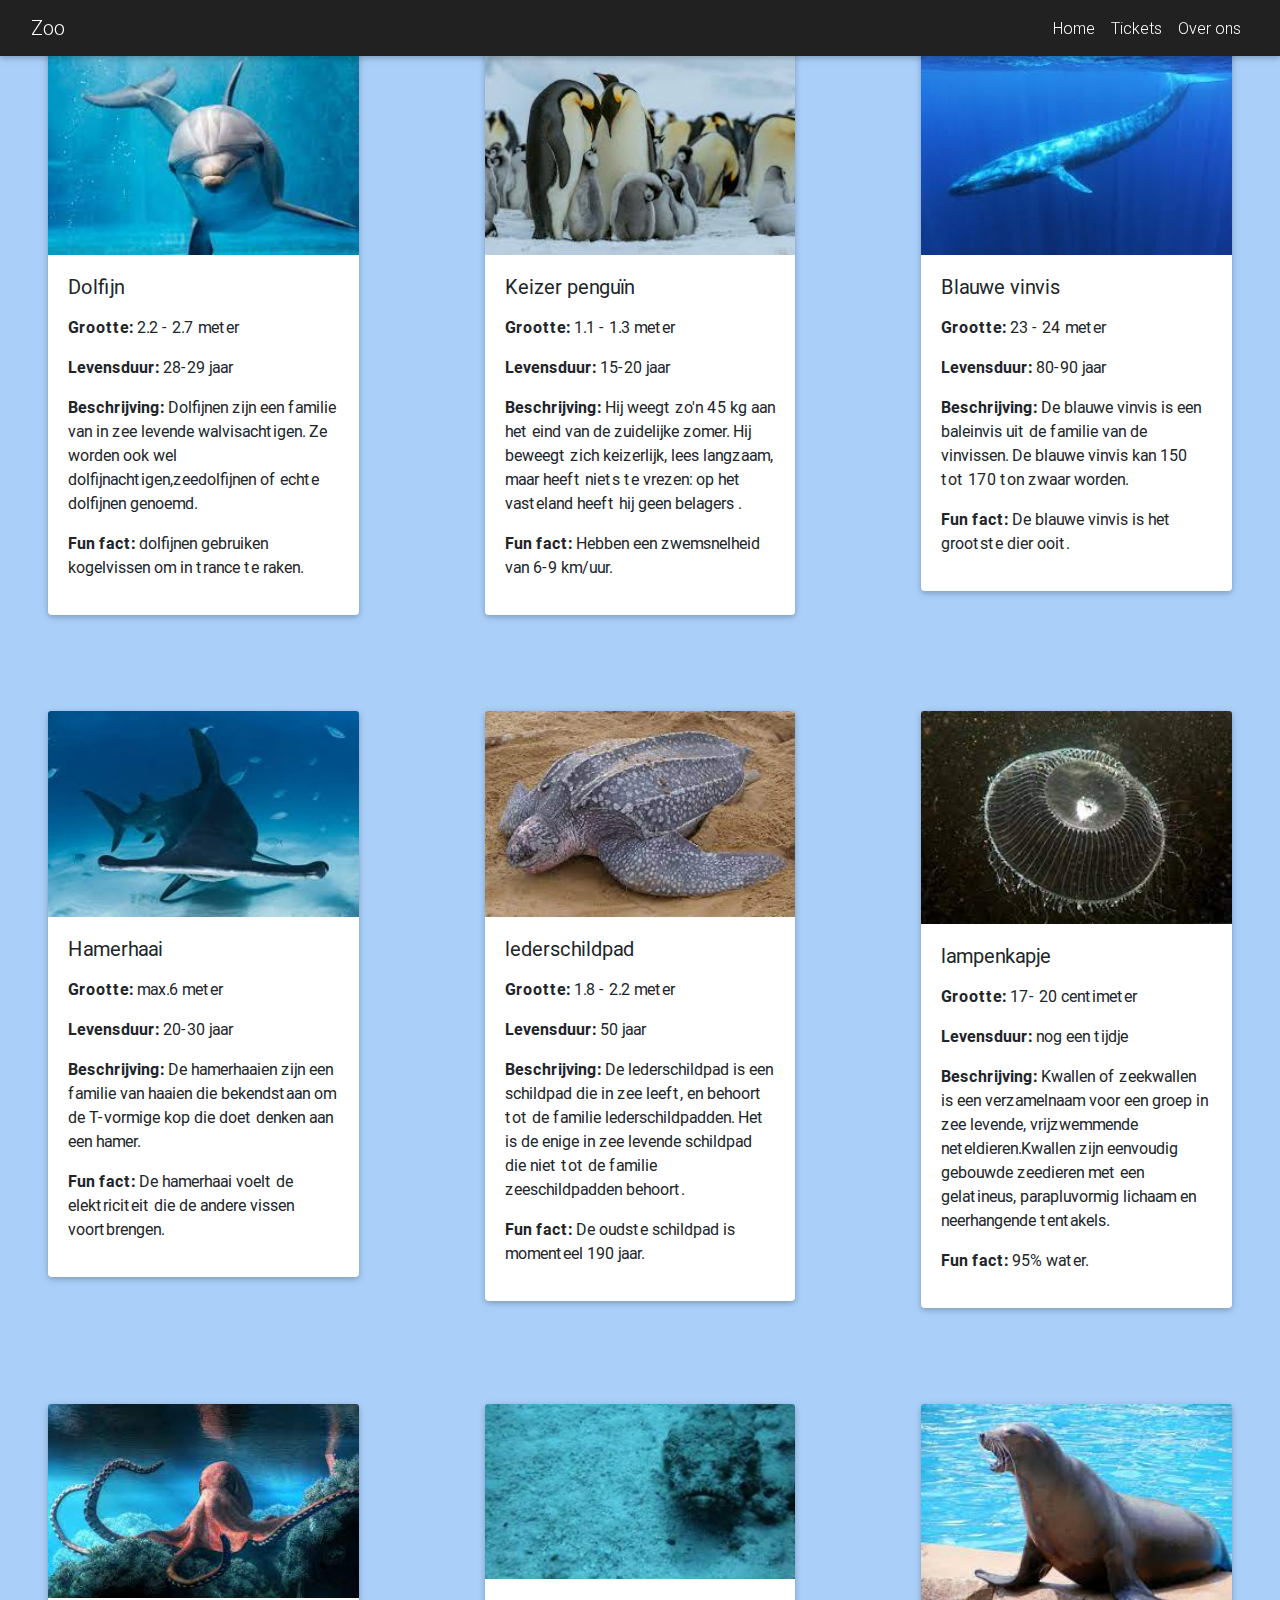
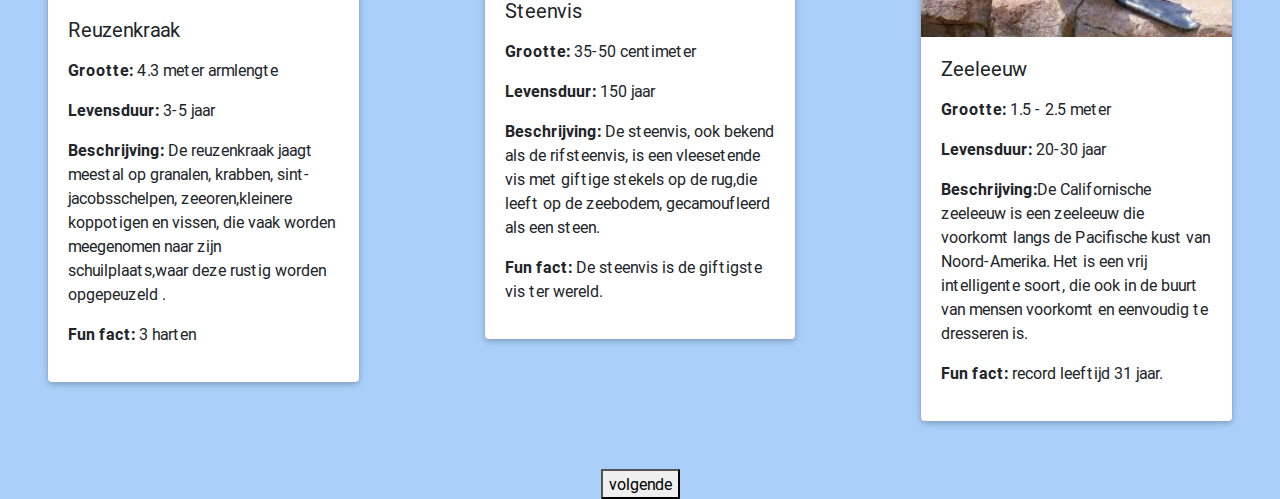
<file: maritiemedieren.html>
<!DOCTYPE html>
<html lang="en">

<head>
  <meta charset="utf-8">
  <meta name="viewport" content="width=device-width, initial-scale=1, shrink-to-fit=no">
  <meta http-equiv="x-ua-compatible" content="ie=edge">
  <title>Dieren - Maritiem</title>
  <!-- Font Awesome -->
  <link rel="stylesheet" href="https://use.fontawesome.com/releases/v5.8.1/css/all.css">
  <!-- Bootstrap core CSS -->
  <link href="css/bootstrap.min.css" rel="stylesheet">
  <!-- Material Design Bootstrap -->
  <link href="css/mdb.min.css" rel="stylesheet">
  <!-- Your custom styles (optional) -->
  <link href="css/style.css" rel="stylesheet">

</head>

<body class="marine">

  <!-- Start your project here-->
  <nav class="navbar navbar-expand-lg navbar-dark bg-dark fixed-top">
    <div class="container-fluid">
      <a class="navbar-brand" href="#">Zoo</a>
      <button class="navbar-toggler" type="button" data-bs-toggle="collapse" data-bs-target="#navbarNav" aria-controls="navbarNav" aria-expanded="false" aria-label="Toggle navigation">
        <span class="navbar-toggler-icon"></span>
      </button>
      <div class="collapse navbar-collapse" id="navbarNav">
        <ul class="navbar-nav ml-auto">
          <li class="nav-item">
            <a class="nav-link" href="index.html">Home</a>
          </li>
          <li class="nav-item">
            <a class="nav-link" href="pg3.html">Tickets</a>
          </li>
          <li class="nav-item">
            <a class="nav-link" href="overons.html">Over ons</a>
          </li>
        </ul>
      </div>
    </div>
  </nav>
 <div class="Container">
    <div class="card-group justify-content-center">
      <div class="row">
        <div class="col-md-4">
          <div class="card m-5">
            <img src="img/dolfijn.jpg" class="card-img-top" alt="Image 1">
            <div class="card-body">
              <h5 class="card-title">Dolfijn</h5>
              <p class="card-text">
                <p><b>Grootte:</b>    2.2 - 2.7 meter</p>
                <p><b>Levensduur:</b> 28-29 jaar</p>
                <p><b>Beschrijving:</b> Dolfijnen zijn een familie van in zee levende walvisachtigen. Ze worden ook wel dolfijnachtigen,zeedolfijnen of echte dolfijnen genoemd.</p>
              <p><b>Fun fact:</b>     dolfijnen gebruiken kogelvissen om in trance te raken.</p>
             </p>
            </div>
          </div>
        </div>
        <div class="col-md-4">
          <div class="card m-5">
            <img src="img/penguin.jpg" class="card-img-top" alt="Image 2">
            <div class="card-body">
              <h5 class="card-title">Keizer penguïn</h5>
              <p class="card-text">
                <p><b>Grootte:</b>    1.1 - 1.3 meter</p>
                <p><b>Levensduur:</b> 15-20  jaar</p>
                <p><b>Beschrijving:</b> Hij weegt zo'n 45 kg aan het eind van de zuidelijke zomer. Hij beweegt zich keizerlijk, lees langzaam, maar heeft niets te vrezen: op het vasteland heeft hij geen belagers .</p>
                <p><b>Fun fact:</b>     Hebben een zwemsnelheid van 6-9 km/uur.</p>
            </p>   
            </div>
          </div>
        </div>
        <div class="col-md-4">
          <div class="card m-5">
            <img src="img/blauwe vinvis.jpg" class="card-img-top" alt="Image 3">
            <div class="card-body">
              <h5 class="card-title">Blauwe vinvis</h5>
              <p class="card-text">
                <p><b>Grootte:</b>    23 - 24 meter</p>
                <p><b>Levensduur:</b> 80-90 jaar</p>
                <p><b>Beschrijving:</b> De blauwe vinvis is een baleinvis uit de familie van de vinvissen. De blauwe vinvis  kan 150 tot 170 ton zwaar worden.</p>
                <p><b>Fun fact:</b>     De blauwe vinvis is het grootste dier ooit.</p>
              </p>
            </div>
          </div>
        </div>
      </div>
      <div class="row row-cols-1 row-cols-md-3">
        
        <div class="col-md-4">
          <div class="card m-5">
            <img src="img/hamerhaai.jpg" class="card-img-top" alt="Image 4">
            <div class="card-body">
              <h5 class="card-title">Hamerhaai</h5>
              <p class="card-text">
                <p><b>Grootte:</b>    max.6 meter</p>
                <p><b>Levensduur:</b> 20-30 jaar</p>
                <p><b>Beschrijving:</b> De hamerhaaien zijn een familie van haaien die bekendstaan om de T-vormige kop die doet denken aan een hamer.</p>
                <p><b>Fun fact:</b>     De hamerhaai voelt de elektriciteit die de andere vissen voortbrengen.</p>
              </p>
            </div>
          </div>
        </div>
        <div class="col-md-4">
          <div class="card m-5">
            <img src="img/schildpad.jpg" class="card-img-top" alt="Image 5">
            <div class="card-body">
              <h5 class="card-title">lederschildpad</h5>
              <p class="card-text">
                <p><b>Grootte:</b>    1.8 - 2.2 meter</p>
                <p><b>Levensduur:</b> 50 jaar</p>
                <p><b>Beschrijving:</b> De lederschildpad is een schildpad die in zee leeft, en behoort tot de familie lederschildpadden. Het is de enige in zee levende schildpad die niet tot de familie zeeschildpadden behoort.</p>
                <p><b>Fun fact:</b>     De oudste schildpad is momenteel 190 jaar. </p>
              </p>
            </div>
          </div>
        </div>
        <div class="col-md-4">
          <div class="card m-5">
            <img src="img/lampenkapje.jpg" class="card-img-top" alt="Image 6">
            <div class="card-body">
              <h5 class="card-title">lampenkapje</h5>
              <p class="card-text">
                <p><b>Grootte:</b> 17- 20 centimeter</p>
                <p><b>Levensduur:</b> nog een tijdje</p>
                <p><b>Beschrijving:</b> Kwallen of zeekwallen is een verzamelnaam voor een groep in zee levende, vrijzwemmende neteldieren.Kwallen zijn eenvoudig gebouwde zeedieren met een gelatineus, parapluvormig lichaam en neerhangende tentakels.</p>
                <p><b>Fun fact:</b>     95% water.</p>
              </p>
            </div>
          </div>
        </div>
      </div>
      <div class="row row-cols-1 row-cols-md-3">
        
        <div class="col-md-4">
          <div class="card m-5">
            <img src="img/kraken.jpg" class="card-img-top" alt="Image 7">
            <div class="card-body">
              <h5 class="card-title">Reuzenkraak</h5>
              <p class="card-text">
                <p><b>Grootte:</b>    4.3 meter armlengte</p>
                <p><b>Levensduur:</b> 3-5 jaar</p>
                <p><b>Beschrijving:</b> De reuzenkraak jaagt meestal op granalen, krabben, sint-jacobsschelpen, zeeoren,kleinere koppotigen en vissen, die vaak worden meegenomen naar zijn schuilplaats,waar deze rustig worden opgepeuzeld .</p>
                <p><b>Fun fact:</b>     3 harten</p>
              </p>
            </div>
          </div>
        </div>
        <div class="col-md-4">
          <div class="card m-5">
            <img src="img/steenvis.jpg" class="card-img-top" alt="Image 8">
            <div class="card-body">
              <h5 class="card-title">Steenvis</h5>
              <p class="card-text">
                <p><b>Grootte:</b>    35-50 centimeter</p>
                <p><b>Levensduur:</b> 150 jaar</p>
                <p><b>Beschrijving:</b> De steenvis, ook bekend als de rifsteenvis, is een vleesetende vis met giftige stekels op de rug,die leeft op de zeebodem, gecamoufleerd als een steen.</p>
                <p><b>Fun fact:</b>     De steenvis is de giftigste vis ter wereld.</p>
              </p>
            </div>
          </div>
        </div>
        <div class="col-md-4">
          <div class="card m-5">
            <img src="img/zeeleeuw.jpg" class="card-img-top" alt="Image 9">
            <div class="card-body">
              <h5 class="card-title">Zeeleeuw</h5>
              <p class="card-text">
                <p><b>Grootte:</b>    1.5 - 2.5 meter</p>
                <p><b>Levensduur:</b> 20-30 jaar</p>
                <p><b>Beschrijving:</b>De Californische zeeleeuw is een zeeleeuw die voorkomt langs de Pacifische kust van Noord-Amerika. Het is een vrij intelligente soort, die ook in de buurt van mensen voorkomt en eenvoudig te dresseren is. </p>
                <p><b>Fun fact:</b>     record leeftijd 31 jaar.</p>
              </p>
            </div>
          </div>
        </div>
      </div>
      <button onclick="window.location.href='maritiemedieren02.html'"> volgende</button>
    </div>
    
 </div>

  <!-- /Start your project here-->

  <!-- SCRIPTS -->
  <!-- JQuery -->
  <script type="text/javascript" src="js/jquery-3.4.0.min.js"></script>
  <!-- Bootstrap tooltips -->
  <script type="text/javascript" src="js/popper.min.js"></script>
  <!-- Bootstrap core JavaScript -->
  <script type="text/javascript" src="js/bootstrap.min.js"></script>
  <!-- MDB core JavaScript -->
  <script type="text/javascript" src="js/mdb.min.js"></script>
</body>

</html>
</file>
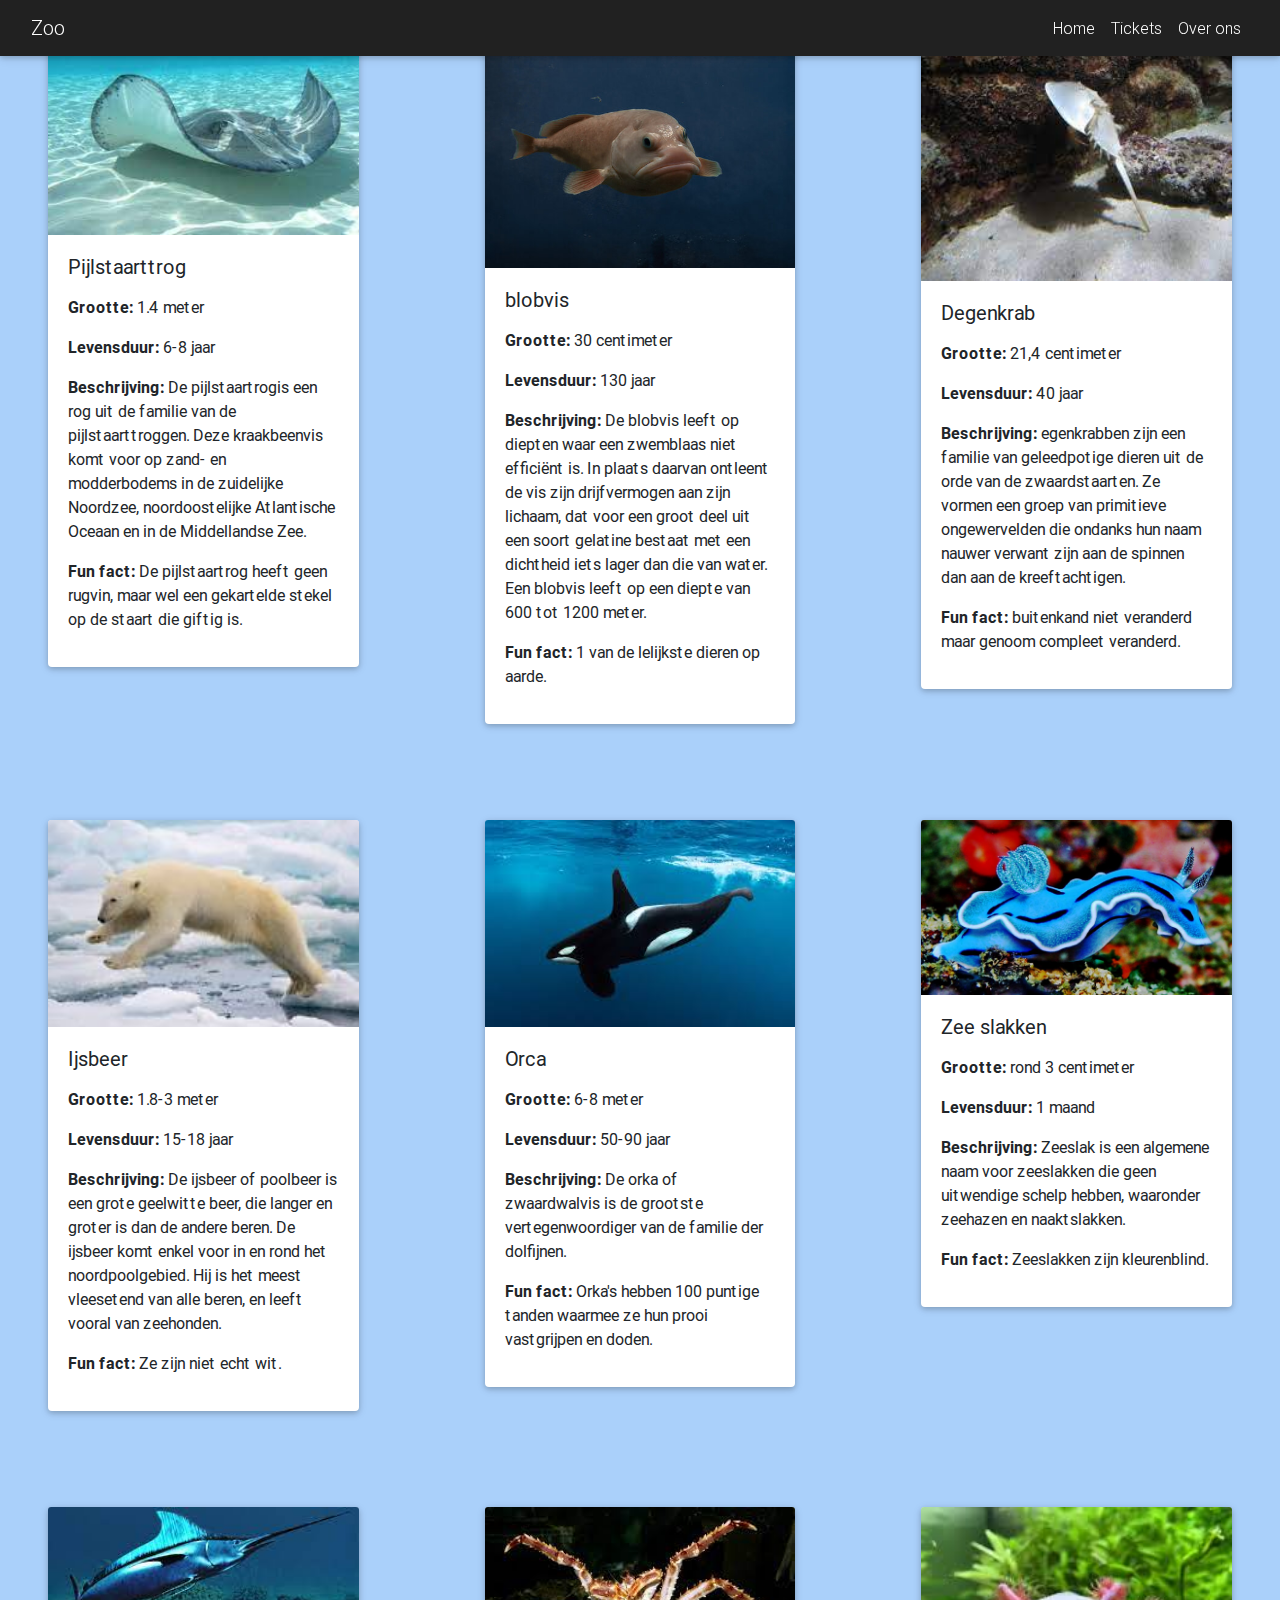
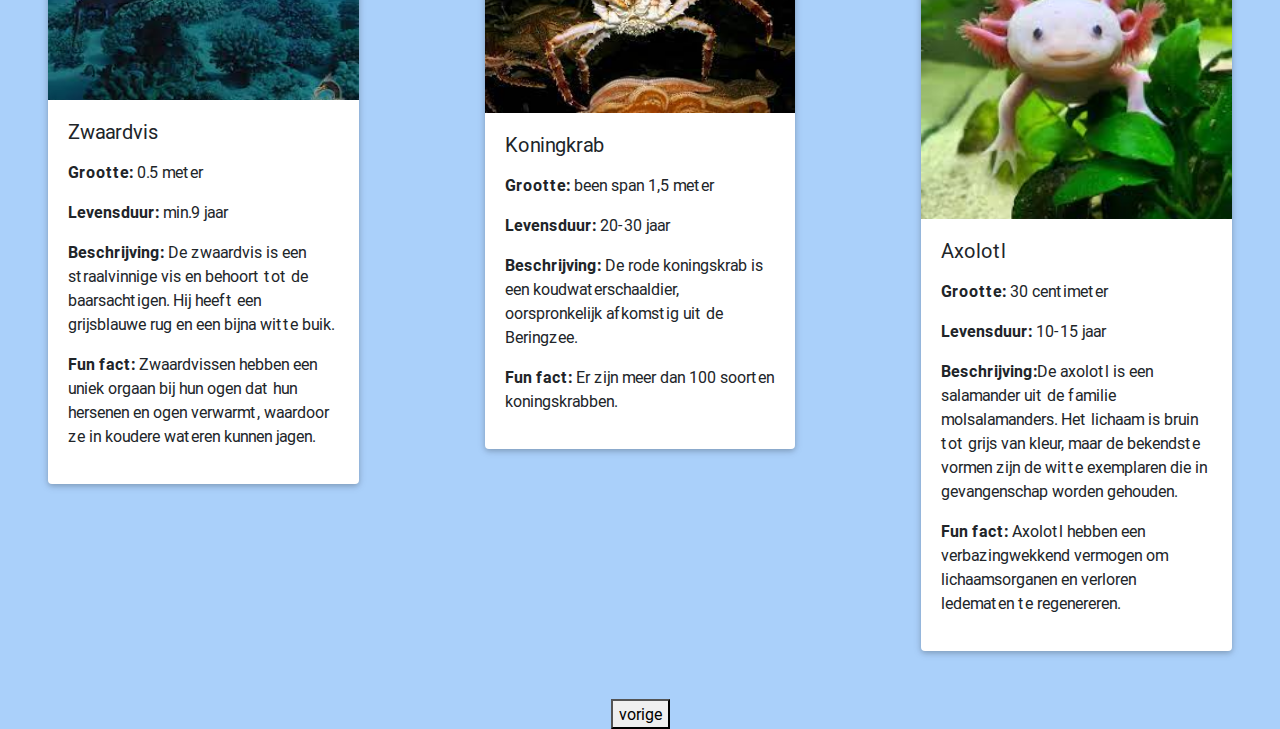
<file: maritiemedieren02.html>
<!DOCTYPE html>
<html lang="en">

<head>
  <meta charset="utf-8">
  <meta name="viewport" content="width=device-width, initial-scale=1, shrink-to-fit=no">
  <meta http-equiv="x-ua-compatible" content="ie=edge">
  <title>Dieren - Maritiem</title>
  <!-- Font Awesome -->
  <link rel="stylesheet" href="https://use.fontawesome.com/releases/v5.8.1/css/all.css">
  <!-- Bootstrap core CSS -->
  <link href="css/bootstrap.min.css" rel="stylesheet">
  <!-- Material Design Bootstrap -->
  <link href="css/mdb.min.css" rel="stylesheet">
  <!-- Your custom styles (optional) -->
  <link href="css/style.css" rel="stylesheet">

</head>

<body class="marine">

  <!-- Start your project here-->
  <nav class="navbar navbar-expand-lg navbar-dark bg-dark fixed-top">
    <div class="container-fluid">
      <a class="navbar-brand" href="#">Zoo</a>
      <button class="navbar-toggler" type="button" data-bs-toggle="collapse" data-bs-target="#navbarNav" aria-controls="navbarNav" aria-expanded="false" aria-label="Toggle navigation">
        <span class="navbar-toggler-icon"></span>
      </button>
      <div class="collapse navbar-collapse" id="navbarNav">
        <ul class="navbar-nav ml-auto">
          <li class="nav-item">
            <a class="nav-link" href="index.html">Home</a>
          </li>
          <li class="nav-item">
            <a class="nav-link" href="pg3.html">Tickets</a>
          </li>
          <li class="nav-item">
            <a class="nav-link" href="overons.html">Over ons</a>
          </li>
        </ul>
      </div>
    </div>
  </nav>
 <div class="Container">
    <div class="card-group justify-content-center">
      <div class="row">
        <div class="col-md-4">
          <div class="card m-5">
            <img src="img/trog.jpg" class="card-img-top" alt="Image 10">
            <div class="card-body">
              <h5 class="card-title">Pijlstaarttrog</h5>
              <p class="card-text">
                <p><b>Grootte:</b>    1.4 meter</p>
                <p><b>Levensduur:</b> 6-8 jaar</p>
                <p><b>Beschrijving:</b> De pijlstaartrogis een rog uit de familie van de pijlstaarttroggen. Deze kraakbeenvis komt voor op zand- en modderbodems in de zuidelijke Noordzee, noordoostelijke Atlantische Oceaan en in de Middellandse Zee.</p>
              <p><b>Fun fact:</b>     De pijlstaartrog heeft geen rugvin, maar wel een gekartelde stekel op de staart die giftig is.</p>
             </p>
            </div>
          </div>
        </div>
        <div class="col-md-4">
          <div class="card m-5">
            <img src="img/blobvis.jpg" class="card-img-top" alt="Image 11">
            <div class="card-body">
              <h5 class="card-title">blobvis</h5>
              <p class="card-text">
                <p><b>Grootte:</b>    30 centimeter</p>
                <p><b>Levensduur:</b> 130  jaar</p>
                <p><b>Beschrijving:</b> De blobvis leeft op diepten waar een zwemblaas niet efficiënt is. In plaats daarvan ontleent de vis zijn drijfvermogen aan zijn lichaam, dat voor een groot deel uit een soort gelatine bestaat met een dichtheid iets lager dan die van water. Een blobvis  leeft op een diepte van 600 tot 1200 meter. </p>
                <p><b>Fun fact:</b>     1 van de lelijkste dieren op aarde.</p>
            </p>   
            </div>
          </div>
        </div>
        <div class="col-md-4">
          <div class="card m-5">
            <img src="img/degenkrab.jpg" class="card-img-top" alt="Image 12">
            <div class="card-body">
              <h5 class="card-title">Degenkrab</h5>
              <p class="card-text">
                <p><b>Grootte:</b>    21,4 centimeter</p>
                <p><b>Levensduur:</b> 40 jaar</p>
                <p><b>Beschrijving:</b> egenkrabben zijn een familie van geleedpotige dieren uit de orde van de zwaardstaarten. Ze vormen een groep van primitieve ongewervelden die ondanks hun naam nauwer verwant zijn aan de spinnen dan aan de kreeftachtigen. </p>
                <p><b>Fun fact:</b>     buitenkand niet veranderd maar genoom compleet veranderd.</p>
              </p>
            </div>
          </div>
        </div>
      </div>
      <div class="row row-cols-1 row-cols-md-3">
        
        <div class="col-md-4">
          <div class="card m-5">
            <img src="img/ijsbeer.jpg" class="card-img-top" alt="Image 13">
            <div class="card-body">
              <h5 class="card-title">Ijsbeer</h5>
              <p class="card-text">
                <p><b>Grootte:</b>    1.8-3 meter</p>
                <p><b>Levensduur:</b> 15-18 jaar</p>
                <p><b>Beschrijving:</b> De ijsbeer of poolbeer is een grote geelwitte beer, die langer en groter is dan de andere beren. De ijsbeer komt enkel voor in en rond het noordpoolgebied. Hij is het meest vleesetend van alle beren, en leeft vooral van zeehonden.</p>
                <p><b>Fun fact:</b>     Ze zijn niet echt wit.</p>
              </p>
            </div>
          </div>
        </div>
        <div class="col-md-4">
          <div class="card m-5">
            <img src="img/orca.jpg" class="card-img-top" alt="Image 14">
            <div class="card-body">
              <h5 class="card-title">Orca</h5>
              <p class="card-text">
                <p><b>Grootte:</b>    6-8 meter</p>
                <p><b>Levensduur:</b> 50-90 jaar</p>
                <p><b>Beschrijving:</b> De orka of zwaardwalvis  is de grootste vertegenwoordiger van de familie der dolfijnen.</p>
                <p><b>Fun fact:</b>     Orka's hebben 100 puntige tanden waarmee ze hun prooi vastgrijpen en doden. </p>
              </p>
            </div>
          </div>
        </div>
        <div class="col-md-4">
          <div class="card m-5">
            <img src="img/slug.jpg" class="card-img-top" alt="Image 15">
            <div class="card-body">
              <h5 class="card-title">Zee slakken</h5>
              <p class="card-text">
                <p><b>Grootte:</b> rond 3 centimeter</p>
                <p><b>Levensduur:</b> 1 maand</p>
                <p><b>Beschrijving:</b> Zeeslak is een algemene naam voor zeeslakken die geen uitwendige schelp hebben, waaronder zeehazen en naaktslakken.</p>
                <p><b>Fun fact:</b>     Zeeslakken zijn kleurenblind.</p>
              </p>
            </div>
          </div>
        </div>
      </div>
      <div class="row row-cols-1 row-cols-md-3">
        
        <div class="col-md-4">
          <div class="card m-5">
            <img src="img/sword.jpg" class="card-img-top" alt="Image 16">
            <div class="card-body">
              <h5 class="card-title">Zwaardvis</h5>
              <p class="card-text">
                <p><b>Grootte:</b>    0.5 meter</p>
                <p><b>Levensduur:</b> min.9 jaar</p>
                <p><b>Beschrijving:</b> De zwaardvis is een straalvinnige vis en behoort tot de baarsachtigen. Hij heeft een grijsblauwe rug en een bijna witte buik.</p>
                <p><b>Fun fact:</b>     Zwaardvissen hebben een uniek orgaan bij hun ogen dat hun hersenen en ogen verwarmt, waardoor ze in koudere wateren kunnen jagen.</p>
              </p>
            </div>
          </div>
        </div>
        <div class="col-md-4">
          <div class="card m-5">
            <img src="img/king.jpg" class="card-img-top" alt="Image 17">
            <div class="card-body">
              <h5 class="card-title">Koningkrab</h5>
              <p class="card-text">
                <p><b>Grootte:</b>    been span 1,5 meter</p>
                <p><b>Levensduur:</b> 20-30 jaar</p>
                <p><b>Beschrijving:</b> De rode koningskrab is een koudwaterschaaldier, oorspronkelijk afkomstig uit de Beringzee.</p>
                <p><b>Fun fact:</b>     Er zijn meer dan 100 soorten koningskrabben.</p>
              </p>
            </div>
          </div>
        </div>
        <div class="col-md-4">
          <div class="card m-5">
            <img src="img/axelotl.jpg" class="card-img-top" alt="Image 18">
            <div class="card-body">
              <h5 class="card-title">Axolotl</h5>
              <p class="card-text">
                <p><b>Grootte:</b>    30 centimeter</p>
                <p><b>Levensduur:</b> 10-15 jaar</p>
                <p><b>Beschrijving:</b>De axolotl is een salamander uit de familie molsalamanders. Het lichaam is bruin tot grijs van kleur, maar de bekendste vormen zijn de witte exemplaren die in gevangenschap worden gehouden.  </p>
                <p><b>Fun fact:</b>     Axolotl hebben een verbazingwekkend vermogen om lichaamsorganen en verloren ledematen te regenereren.</p>
              </p>
            </div>
          </div>
        </div>
      </div>
      <button onclick="window.location.href='maritiemedieren.html'">vorige</button>
    </div>
    
 </div>

  <!-- /Start your project here-->

  <!-- SCRIPTS -->
  <!-- JQuery -->
  <script type="text/javascript" src="js/jquery-3.4.0.min.js"></script>
  <!-- Bootstrap tooltips -->
  <script type="text/javascript" src="js/popper.min.js"></script>
  <!-- Bootstrap core JavaScript -->
  <script type="text/javascript" src="js/bootstrap.min.js"></script>
  <!-- MDB core JavaScript -->
  <script type="text/javascript" src="js/mdb.min.js"></script>
</body>

</html>
</file>
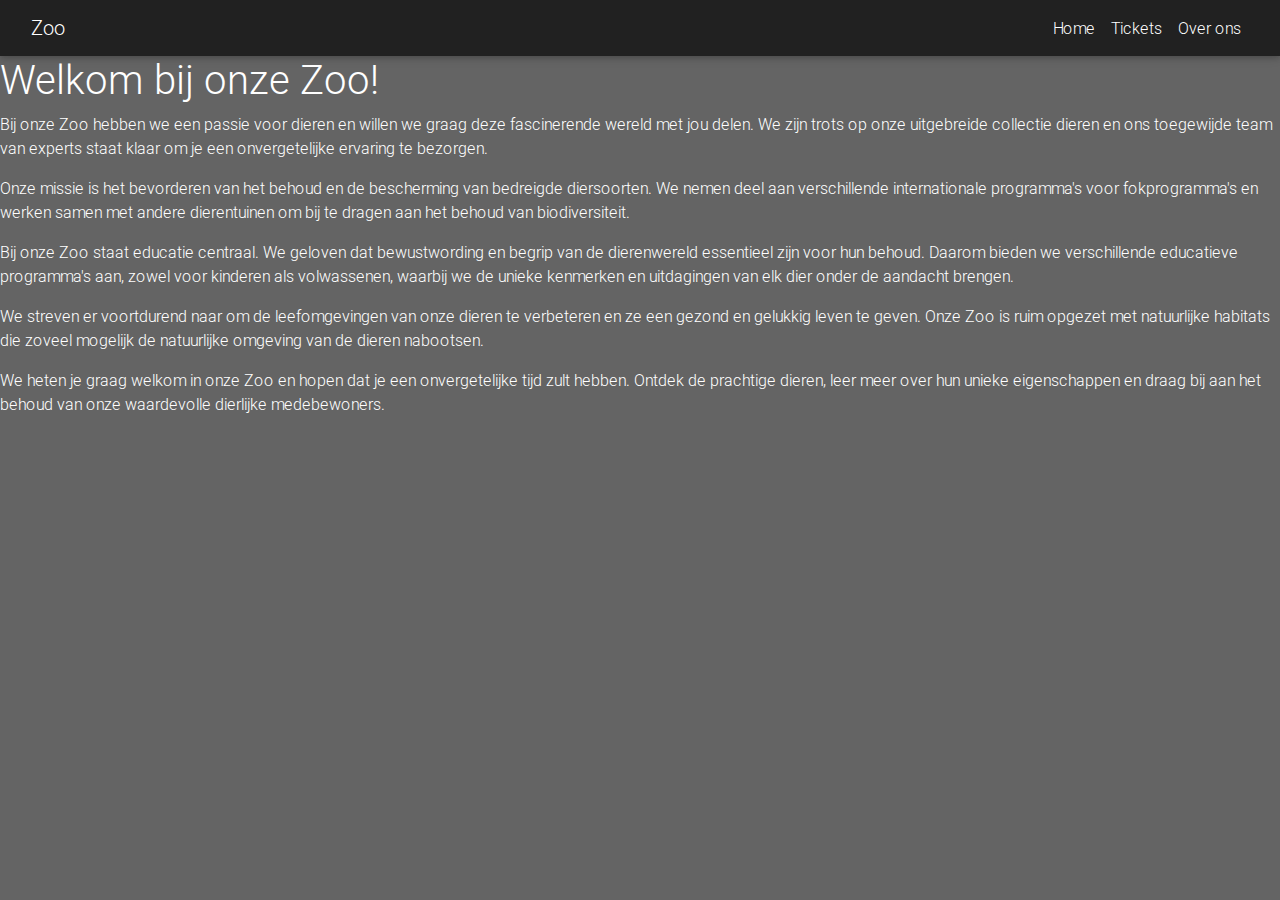
<file: overons.html>
<!DOCTYPE html>
<html lang="en">

<head>
  <meta charset="utf-8">
  <meta name="viewport" content="width=device-width, initial-scale=1, shrink-to-fit=no">
  <meta http-equiv="x-ua-compatible" content="ie=edge">
  <title>Dierentuin - Over ons</title>
  <!-- Font Awesome -->
  <link rel="stylesheet" href="https://use.fontawesome.com/releases/v5.8.1/css/all.css">
  <!-- Bootstrap core CSS -->
  <link href="css/bootstrap.min.css" rel="stylesheet">
  <!-- Material Design Bootstrap -->
  <link href="css/mdb.min.css" rel="stylesheet">
  <!-- Your custom styles (optional) -->
  <link href="css/style.css" rel="stylesheet">

</head>

<body class="homepage">

  <!-- Start your project here-->
  <nav class="navbar navbar-expand-lg navbar-dark bg-dark">
    <div class="container-fluid">
      <a class="navbar-brand" href="#">Zoo</a>
      <button class="navbar-toggler" type="button" data-bs-toggle="collapse" data-bs-target="#navbarNav" aria-controls="navbarNav" aria-expanded="false" aria-label="Toggle navigation">
        <span class="navbar-toggler-icon"></span>        
      </button>
      <div class="collapse navbar-collapse" id="navbarNav">
        <ul class="navbar-nav ml-auto">
          <li class="nav-item">
            <a class="nav-link" href="index.html">Home</a>
          </li>
          <li class="nav-item">
            <a class="nav-link" href="#">Tickets</a>
          </li>
          <li class="nav-item">
            <a class="nav-link" href="overons.html">Over ons</a>
          </li>
        </ul>
      </div>
    </div>
  </nav>
<div style="color:white">
  <h1>Welkom bij onze Zoo!</h1>

<p>Bij onze Zoo hebben we een passie voor dieren en willen we graag deze fascinerende wereld met jou delen. We zijn trots op onze uitgebreide collectie dieren en ons toegewijde team van experts staat klaar om je een onvergetelijke ervaring te bezorgen.</p>

<p>Onze missie is het bevorderen van het behoud en de bescherming van bedreigde diersoorten. We nemen deel aan verschillende internationale programma's voor fokprogramma's en werken samen met andere dierentuinen om bij te dragen aan het behoud van biodiversiteit.</p>

<p>Bij onze Zoo staat educatie centraal. We geloven dat bewustwording en begrip van de dierenwereld essentieel zijn voor hun behoud. Daarom bieden we verschillende educatieve programma's aan, zowel voor kinderen als volwassenen, waarbij we de unieke kenmerken en uitdagingen van elk dier onder de aandacht brengen.</p>

<p>We streven er voortdurend naar om de leefomgevingen van onze dieren te verbeteren en ze een gezond en gelukkig leven te geven. Onze Zoo is ruim opgezet met natuurlijke habitats die zoveel mogelijk de natuurlijke omgeving van de dieren nabootsen.</p>

<p>We heten je graag welkom in onze Zoo en hopen dat je een onvergetelijke tijd zult hebben. Ontdek de prachtige dieren, leer meer over hun unieke eigenschappen en draag bij aan het behoud van onze waardevolle dierlijke medebewoners.</p>
</div>  
  
  
  
 
  
  
  
  <!-- /Start your project here-->

  <!-- SCRIPTS -->
  <!-- JQuery -->
  <script type="text/javascript" src="js/jquery-3.4.0.min.js"></script>
  <!-- Bootstrap tooltips -->
  <script type="text/javascript" src="js/popper.min.js"></script>
  <!-- Bootstrap core JavaScript -->
  <script type="text/javascript" src="js/bootstrap.min.js"></script>
  <!-- MDB core JavaScript -->
  <script type="text/javascript" src="js/mdb.min.js"></script>
</body>

</html>
</file>
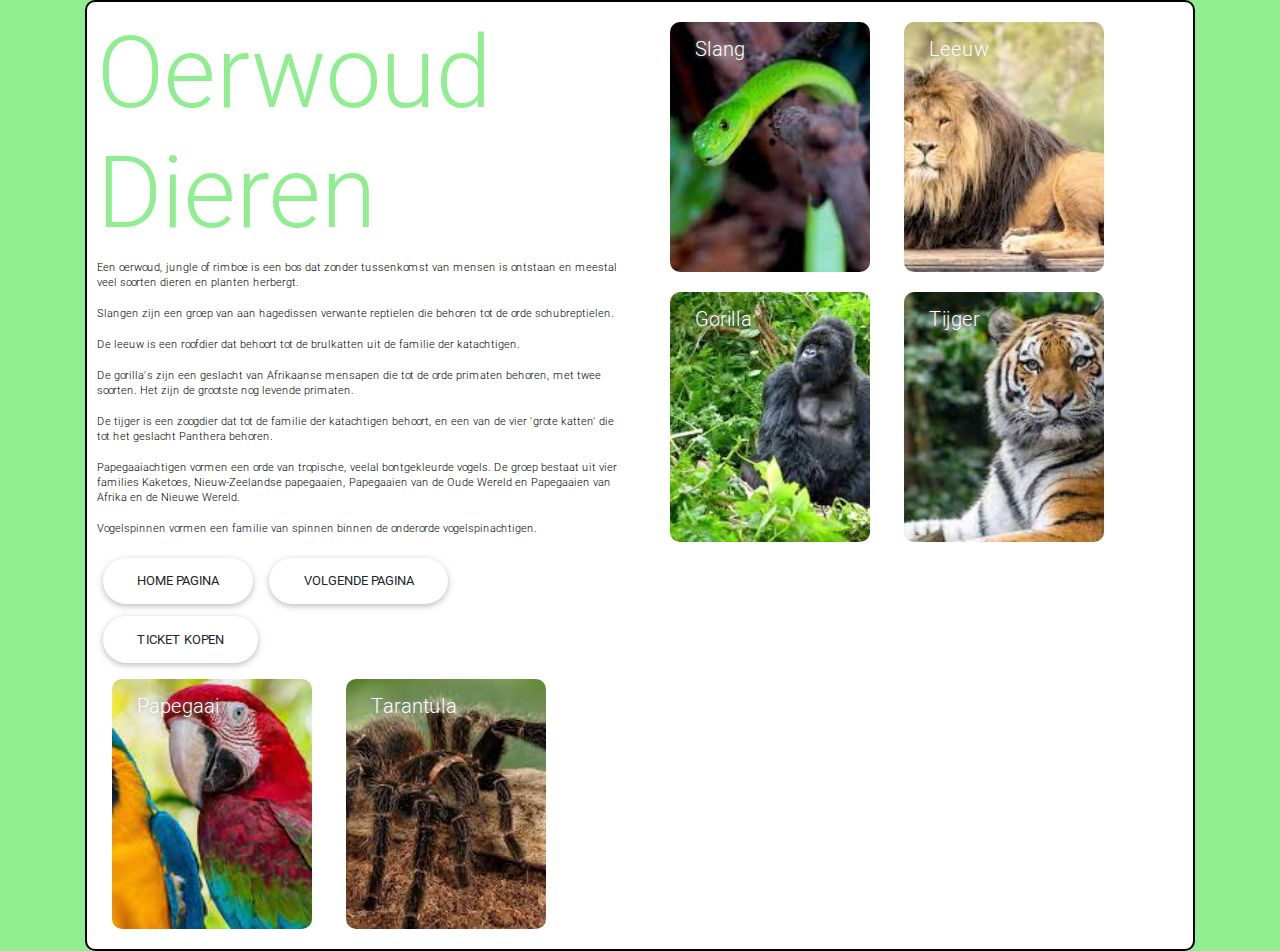
<file: pg1.html>
<!DOCTYPE html>
<html lang="en">

<head>
  <meta charset="utf-8">
  <meta name="viewport" content="width=device-width, initial-scale=1, shrink-to-fit=no">
  <meta http-equiv="x-ua-compatible" content="ie=edge">
  <title>Material Design Bootstrap</title>
  <!-- Font Awesome -->
  <link rel="stylesheet" href="https://use.fontawesome.com/releases/v5.8.1/css/all.css">
  <!-- Bootstrap core CSS -->
  <link href="css/bootstrap.min.css" rel="stylesheet">
  <!-- Material Design Bootstrap -->
  <link href="css/mdb.min.css" rel="stylesheet">
  <!-- Your custom styles (optional) -->
  <link href="style.css" rel="stylesheet">
</head>

<body>

  <!-- Start your project here-->
  <div class="container">
    <div class="border1">
    <div class="row">
        <div class="col">
            <h1>Oerwoud Dieren</h1>
            <p>Een oerwoud, jungle of rimboe is een bos dat zonder tussenkomst van mensen is ontstaan en meestal veel soorten dieren en planten herbergt.</p>
            <p>Slangen zijn een groep van aan hagedissen verwante reptielen die behoren tot de orde schubreptielen.</p>
            <p>De leeuw is een roofdier dat behoort tot de brulkatten uit de familie der katachtigen.</p>
            <p>De gorilla's zijn een geslacht van Afrikaanse mensapen die tot de orde primaten behoren, met twee soorten. Het zijn de grootste nog levende primaten.</p>
            <p>De tijger is een zoogdier dat tot de familie der katachtigen behoort, en een van de vier 'grote katten' die tot het geslacht Panthera behoren.</p>
            <p>Papegaaiachtigen vormen een orde van tropische, veelal bontgekleurde vogels. De groep bestaat uit vier families Kaketoes, Nieuw-Zeelandse papegaaien, Papegaaien van de Oude Wereld en Papegaaien van Afrika en de Nieuwe Wereld.</p>
            <p>Vogelspinnen vormen een familie van spinnen binnen de onderorde vogelspinachtigen. </p>
            <a class="btn btn-succes rounded-pill" href="index.html"
              role="button">Home Pagina 
            </a>
            <a class="btn btn-succes rounded-pill" href="pg2.html"
              role="button">Volgende Pagina 
            </a>
            <a class="btn btn-succes rounded-pill" href="pg3.html"
              role="button"> Ticket Kopen 
            </a>
        </div>
        <div class="col">
            <div class="foto">
                <h5>Slang</h5>
            </div>
            <div class="foto2">
                <h5>Leeuw</h5>
            </div>
            <div class="foto3">
                <h5>Gorilla</h5>
            </div>
            <div class="foto4">
                <h5>Tijger</h5>
            </div>
        </div>
    </div>
    <div class="row">
        <div class="col">
            <div class="foto5">
                <h5>Papegaai</h5>
            </div>
            <div class="foto6">
                <h5>Tarantula</h5>
            </div>
        </div>
    </div>
    </div>
</div>


  

  <!-- /Start your project here-->

  <!-- SCRIPTS -->
  <!-- JQuery -->
  <script type="text/javascript" src="js/jquery-3.4.0.min.js"></script>
  <!-- Bootstrap tooltips -->
  <script type="text/javascript" src="js/popper.min.js"></script>
  <!-- Bootstrap core JavaScript -->
  <script type="text/javascript" src="js/bootstrap.min.js"></script>
  <!-- MDB core JavaScript -->
  <script type="text/javascript" src="js/mdb.min.js"></script>
</body>

</html>
</file>
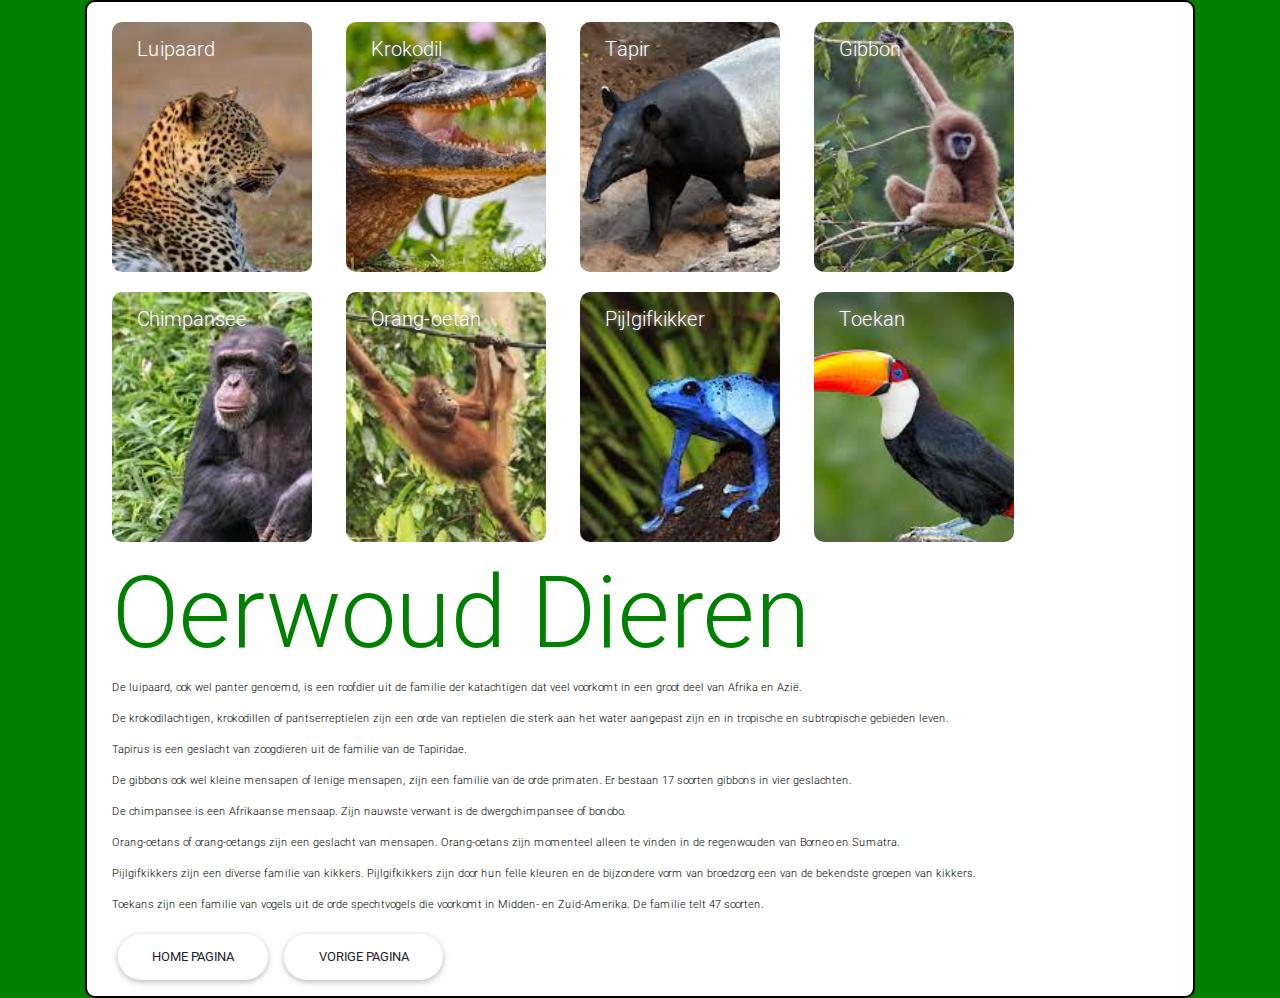
<file: pg2.html>
<!DOCTYPE html>
<html lang="en">

<head>
  <meta charset="utf-8">
  <meta name="viewport" content="width=device-width, initial-scale=1, shrink-to-fit=no">
  <meta http-equiv="x-ua-compatible" content="ie=edge">
  <title>Material Design Bootstrap</title>
  <!-- Font Awesome -->
  <link rel="stylesheet" href="https://use.fontawesome.com/releases/v5.8.1/css/all.css">
  <!-- Bootstrap core CSS -->
  <link href="css/bootstrap.min.css" rel="stylesheet">
  <!-- Material Design Bootstrap -->
  <link href="css/mdb.min.css" rel="stylesheet">
  <!-- Your custom styles (optional) -->
  <link href="style2.css" rel="stylesheet">
</head>

<body>

  <!-- Start your project here-->
  <div class="container">
    <div class="border1">
    <div class="row">
        <div class="col">
            <div class="foto">
                <h5>Luipaard</h5>
            </div>
            <div class="foto2">
                <h5>Krokodil</h5>
            </div>
            <div class="foto3">
                <h5>Tapir</h5>
            </div>
            <div class="foto4">
                <h5>Gibbon</h5>
            </div>
        </div>
    </div>
    <div class="row">
        <div class="col">
            <div class="foto5">
                <h5>Chimpansee</h5>
            </div>
            <div class="foto6">
                <h5>Orang-oetan</h5>
            </div>
            <div class="foto7">
                <h5>Pijlgifkikker</h5>
            </div>
            <div class="foto8">
                <h5>Toekan</h5>
            </div>
        </div>
    </div>
    <div class="col">
        <h1>Oerwoud Dieren</h1>
        <p>De luipaard, ook wel panter genoemd, is een roofdier uit de familie der katachtigen dat veel voorkomt in een groot deel van Afrika en Azië.</p>
        <p>De krokodilachtigen, krokodillen of pantserreptielen zijn een orde van reptielen die sterk aan het water aangepast zijn en in tropische en subtropische gebieden leven.</p>
        <p>Tapirus is een geslacht van zoogdieren uit de familie van de Tapiridae.</p>
        <p>De gibbons ook wel kleine mensapen of lenige mensapen, zijn een familie van de orde primaten. Er bestaan 17 soorten gibbons in vier geslachten.</p>
        <p>De chimpansee is een Afrikaanse mensaap. Zijn nauwste verwant is de dwergchimpansee of bonobo.</p>
        <p>Orang-oetans of orang-oetangs zijn een geslacht van mensapen. Orang-oetans zijn momenteel alleen te vinden in de regenwouden van Borneo en Sumatra.</p>
        <p>Pijlgifkikkers zijn een diverse familie van kikkers. Pijlgifkikkers zijn door hun felle kleuren en de bijzondere vorm van broedzorg een van de bekendste groepen van kikkers.</p>
        <p>Toekans zijn een familie van vogels uit de orde spechtvogels die voorkomt in Midden- en Zuid-Amerika. De familie telt 47 soorten.</p>
        <a class="btn btn-succes rounded-pill" href="index.html"
              role="button">Home Pagina 
            </a>
            <a class="btn btn-succes rounded-pill" href="pg1.html"
              role="button">Vorige Pagina 
            </a>
    </div>
    </div>
</div>


  

  <!-- /Start your project here-->

  <!-- SCRIPTS -->
  <!-- JQuery -->
  <script type="text/javascript" src="js/jquery-3.4.0.min.js"></script>
  <!-- Bootstrap tooltips -->
  <script type="text/javascript" src="js/popper.min.js"></script>
  <!-- Bootstrap core JavaScript -->
  <script type="text/javascript" src="js/bootstrap.min.js"></script>
  <!-- MDB core JavaScript -->
  <script type="text/javascript" src="js/mdb.min.js"></script>
</body>

</html>
</file>
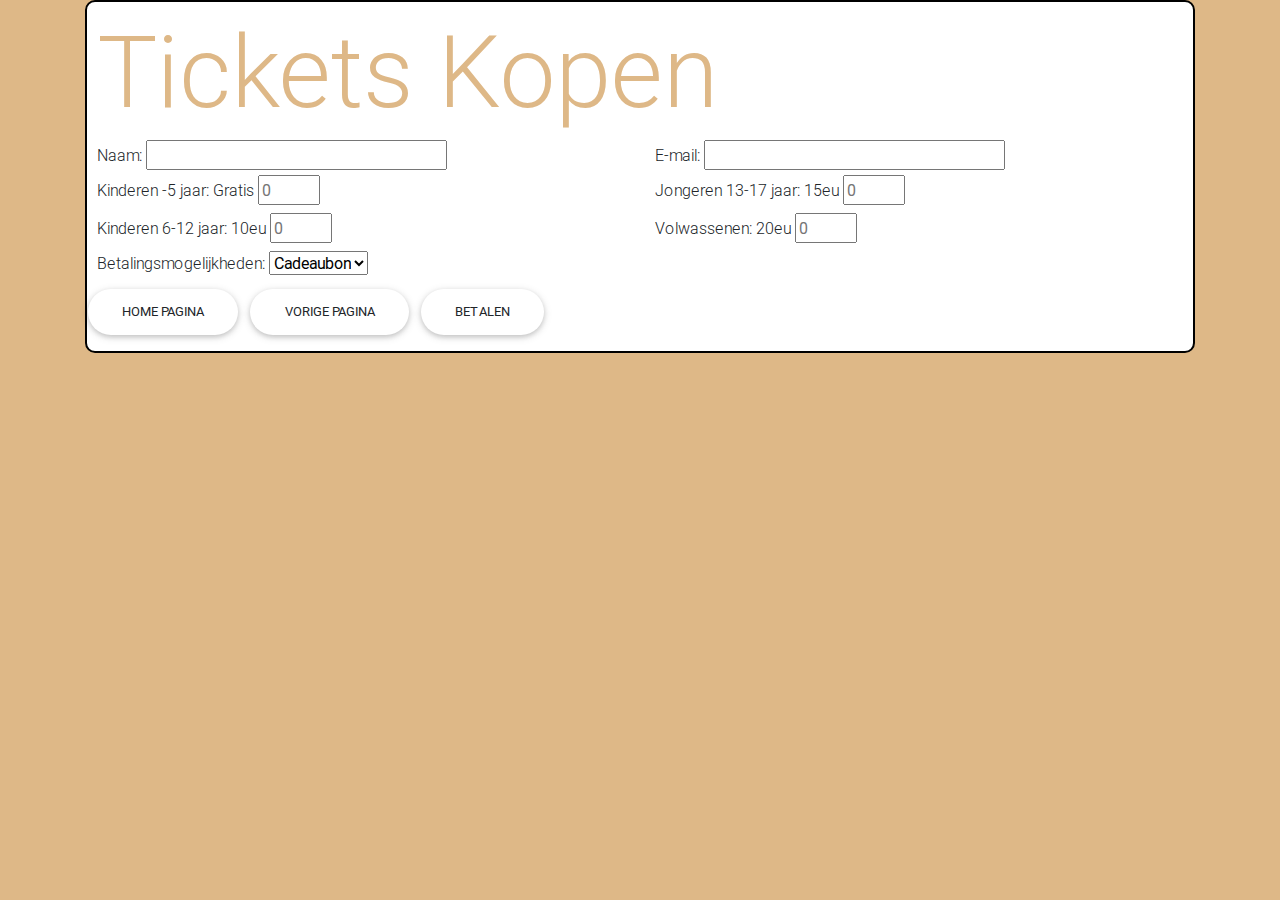
<file: pg3.html>
<!DOCTYPE html>
<html lang="en">

<head>
  <meta charset="utf-8">
  <meta name="viewport" content="width=device-width, initial-scale=1, shrink-to-fit=no">
  <meta http-equiv="x-ua-compatible" content="ie=edge">
  <title>Material Design Bootstrap</title>
  <!-- Font Awesome -->
  <link rel="stylesheet" href="https://use.fontawesome.com/releases/v5.8.1/css/all.css">
  <!-- Bootstrap core CSS -->
  <link href="css/bootstrap.min.css" rel="stylesheet">
  <!-- Material Design Bootstrap -->
  <link href="css/mdb.min.css" rel="stylesheet">
  <!-- Your custom styles (optional) -->
  <link href="style3.css" rel="stylesheet">
</head>

<body>

  <!-- Start your project here-->

 <div class="container">
    <div class="border1">
        <h1>Tickets Kopen</h1>
        <div class="row">
            <div class="col">
                <label for="name">Naam:</label>
                <input type="text" name="name" id="name" size="30" required><br>
            </div>
            <div class="col">
                <label for="name">E-mail:</label>
                <input type="text" name="email" id="email" size="30" required ><br>
            </div>
        </div>

        <div class="row">
            <div class="col">
            Kinderen -5 jaar: Gratis  <input type="number" name="aantal" min=0 max=15 placeholder="0" ><br>
            <h1>    </h1>
            Kinderen 6-12 jaar: 10eu  <input type="number" name="aantal" min=0 max=15 placeholder="0" ><br>
            </div>
            <div class="col">
            Jongeren 13-17 jaar: 15eu  <input type="number" name="aantal" min=0 max=15 placeholder="0" ><br>
            <h1>    </h1>
            Volwassenen: 20eu  <input type="number" name="aantal" min=0 max=15 placeholder="0" ><br>
            </div>
        </div>


        <div class="row">
            <div class="col">
                <h1>    </h1>
                <label>Betalingsmogelijkheden:</label>
                    <select name="Cadeaubon">
                    <option value="Mahogany">Cadeaubon</option>
                    <option value="Maplewood">PayPal</option>
                    <option value="Pine">CreditCard</option>
                    <option value="Cherry">QR-code</option>
                </select>
            </div>
        </div>

        <div class="row">
            <a class="btn btn-succes rounded-pill" href="index.html"
                role="button">Home Pagina 
            </a>
            <a class="btn btn-succes rounded-pill" href="pg2.html"
                role="button">Vorige Pagina 
            </a>
            <a class="btn btn-succes rounded-pill" href="index.html"
                role="button"> Betalen 
            </a>
        </div>
    </div>
    </div>

  <!-- /Start your project here-->

  <!-- SCRIPTS -->
  <!-- JQuery -->
  <script type="text/javascript" src="js/jquery-3.4.0.min.js"></script>
  <!-- Bootstrap tooltips -->
  <script type="text/javascript" src="js/popper.min.js"></script>
  <!-- Bootstrap core JavaScript -->
  <script type="text/javascript" src="js/bootstrap.min.js"></script>
  <!-- MDB core JavaScript -->
  <script type="text/javascript" src="js/mdb.min.js"></script>
</body>

</html>
</file>
<file: css/style.css>
.marine{
    background-color: rgba(35, 132, 243, 0.384);
}
.card:hover {
    box-shadow: 0 4px 8px 0 rgba(2, 27, 255, 0.8); 
    transform: scale(1.10); 
}
.half-screen-image {
    height: 50vh;
    background-image: url("img/ocean_background.jpg");
    background-size: cover;
    background-position: center;
}
.homepage{
  background-color: rgb(100, 100, 100);
}
</file>
<file: style.css>
body{
    background-color: lightgreen;
}

.foto{
    width: 200px;
    height: 250px;
    display: inline-block;
    border-radius: 10px;
    padding: 15px 25px;
    box-sizing: border-box;
    cursor: pointer;
    margin: 10px 15px;
    background-image: url(slang.jpg);
    background-position: center;
    background-size: cover;
    transition: transform 0.5s;
}

.foto2{
    width: 200px;
    height: 250px;
    display: inline-block;
    border-radius: 10px;
    padding: 15px 25px;
    box-sizing: border-box;
    cursor: pointer;
    margin: 10px 15px;
    background-image: url(leeuw.jpg);
    background-position: center;
    background-size: cover;
    transition: transform 0.5s;
}

.foto3{
    width: 200px;
    height: 250px;
    display: inline-block;
    border-radius: 10px;
    padding: 15px 25px;
    box-sizing: border-box;
    cursor: pointer;
    margin: 10px 15px;
    background-image: url(gorilla.jpg);
    background-position: center;
    background-size: cover;
    transition: transform 0.5s;
}

.foto4{
    width: 200px;
    height: 250px;
    display: inline-block;
    border-radius: 10px;
    padding: 15px 25px;
    box-sizing: border-box;
    cursor: pointer;
    margin: 10px 15px;
    background-image: url(tijger.jpg);
    background-position: center;
    background-size: cover;
    transition: transform 0.5s;
}

.foto5{
    width: 200px;
    height: 250px;
    display: inline-block;
    border-radius: 10px;
    padding: 15px 25px;
    box-sizing: border-box;
    cursor: pointer;
    margin: 10px 15px;
    background-image: url(papegaai.jpg);
    background-position: center;
    background-size: cover;
    transition: transform 0.5s;
}

.foto6{
    width: 200px;
    height: 250px;
    display: inline-block;
    border-radius: 10px;
    padding: 15px 25px;
    box-sizing: border-box;
    cursor: pointer;
    margin: 10px 15px;
    background-image: url(tarantula.jpg);
    background-position: center;
    background-size: cover;
    transition: transform 0.5s;
}

.foto:hover{
    transform: translateY(-10px);
}
.foto2:hover{
    transform: translateY(-10px);
}
.foto3:hover{
    transform: translateY(-10px);
}
.foto4:hover{
    transform: translateY(-10px);
}

.foto5:hover{
    transform: translateY(-10px);
}

.foto6:hover{
    transform: translateY(-10px);
}


h5{
    color:white;
    text-shadow: 0 0 5px #999;
}

.foto4 p {
    color:white;
    text-shadow: 0 0 15px #000;
    font-size: 8px;
}
.foto3 p {
    color:white;
    text-shadow: 0 0 15px #000;
    font-size: 8px;
}
.foto2 p {
    color:white;
    text-shadow: 0 0 15px #000;
    font-size: 8px;
}
.foto p {
    color:white;
    text-shadow: 0 0 15px #000;
    font-size: 8px;
}

.col{
    flex-basis: 50%;
}

h1{
    color: lightgreen;
    font-size: 100px;
}

p{
    color: #000;
    font-size: 11px;
    line-height: 15px;
}


.border1{
    height:auto;
    width: auto;
    border:2px solid #000;
    padding:10px;
    background-color: #FFF;
    border-radius: 10px;
}
</file>
<file: style2.css>
body{
    background-color: green;
}

.foto{
    width: 200px;
    height: 250px;
    display: inline-block;
    border-radius: 10px;
    padding: 15px 25px;
    box-sizing: border-box;
    cursor: pointer;
    margin: 10px 15px;
    background-image: url(luipaard.jpg);
    background-position: center;
    background-size: cover;
    transition: transform 0.5s;
}

.foto2{
    width: 200px;
    height: 250px;
    display: inline-block;
    border-radius: 10px;
    padding: 15px 25px;
    box-sizing: border-box;
    cursor: pointer;
    margin: 10px 15px;
    background-image: url(krokodil.jpg);
    background-position: center;
    background-size: cover;
    transition: transform 0.5s;
}

.foto3{
    width: 200px;
    height: 250px;
    display: inline-block;
    border-radius: 10px;
    padding: 15px 25px;
    box-sizing: border-box;
    cursor: pointer;
    margin: 10px 15px;
    background-image: url(tapir.jpg);
    background-position: center;
    background-size: cover;
    transition: transform 0.5s;
}

.foto4{
    width: 200px;
    height: 250px;
    display: inline-block;
    border-radius: 10px;
    padding: 15px 25px;
    box-sizing: border-box;
    cursor: pointer;
    margin: 10px 15px;
    background-image: url(gibbon.jpg);
    background-position: center;
    background-size: cover;
    transition: transform 0.5s;
}

.foto5{
    width: 200px;
    height: 250px;
    display: inline-block;
    border-radius: 10px;
    padding: 15px 25px;
    box-sizing: border-box;
    cursor: pointer;
    margin: 10px 15px;
    background-image: url(chimpanzee.jpg);
    background-position: center;
    background-size: cover;
    transition: transform 0.5s;
}

.foto6{
    width: 200px;
    height: 250px;
    display: inline-block;
    border-radius: 10px;
    padding: 15px 25px;
    box-sizing: border-box;
    cursor: pointer;
    margin: 10px 15px;
    background-image: url(orangutan.jpg);
    background-position: center;
    background-size: cover;
    transition: transform 0.5s;
}

.foto7{
    width: 200px;
    height: 250px;
    display: inline-block;
    border-radius: 10px;
    padding: 15px 25px;
    box-sizing: border-box;
    cursor: pointer;
    margin: 10px 15px;
    background-image: url(kikker.jpg);
    background-position: center;
    background-size: cover;
    transition: transform 0.5s;
}

.foto8{
    width: 200px;
    height: 250px;
    display: inline-block;
    border-radius: 10px;
    padding: 15px 25px;
    box-sizing: border-box;
    cursor: pointer;
    margin: 10px 15px;
    background-image: url(toeka.jpg);
    background-position: center;
    background-size: cover;
    transition: transform 0.5s;
}

.foto:hover{
    transform: translateY(-10px);
}
.foto2:hover{
    transform: translateY(-10px);
}
.foto3:hover{
    transform: translateY(-10px);
}
.foto4:hover{
    transform: translateY(-10px);
}

.foto5:hover{
    transform: translateY(-10px);
}

.foto6:hover{
    transform: translateY(-10px);
}

.foto7:hover{
    transform: translateY(-10px);
}

.foto8:hover{
    transform: translateY(-10px);
}


h5{
    color:white;
    text-shadow: 0 0 5px #999;
}

.foto4 p {
    color:white;
    text-shadow: 0 0 15px #000;
    font-size: 8px;
}
.foto3 p {
    color:white;
    text-shadow: 0 0 15px #000;
    font-size: 8px;
}
.foto2 p {
    color:white;
    text-shadow: 0 0 15px #000;
    font-size: 8px;
}
.foto p {
    color:white;
    text-shadow: 0 0 15px #000;
    font-size: 8px;
}

.col{
    flex-basis: 50%;
}

h1{
    color: green;
    font-size: 100px;
}

p{
    color: #000;
    font-size: 11px;
    line-height: 15px;
}

.border1{
    height:auto;
    width: auto;
    border:2px solid #000;
    padding:10px;
    background-color: #FFF;
    border-radius: 10px;
}
</file>
<file: style3.css>
.border1{
    height:auto;
    width: auto;
    border:2px solid #000;
    padding:10px;
    background-color: #FFF;
    border-radius: 10px;
}

p{
    color: burlywood;
    font-size: 20px;
    line-height: 15px;
}

body{
    background-color: burlywood;
}

h1{
    color: burlywood;
    font-size: 100px;
}

.col{
    flex-basis: 50%;
}
</file>
